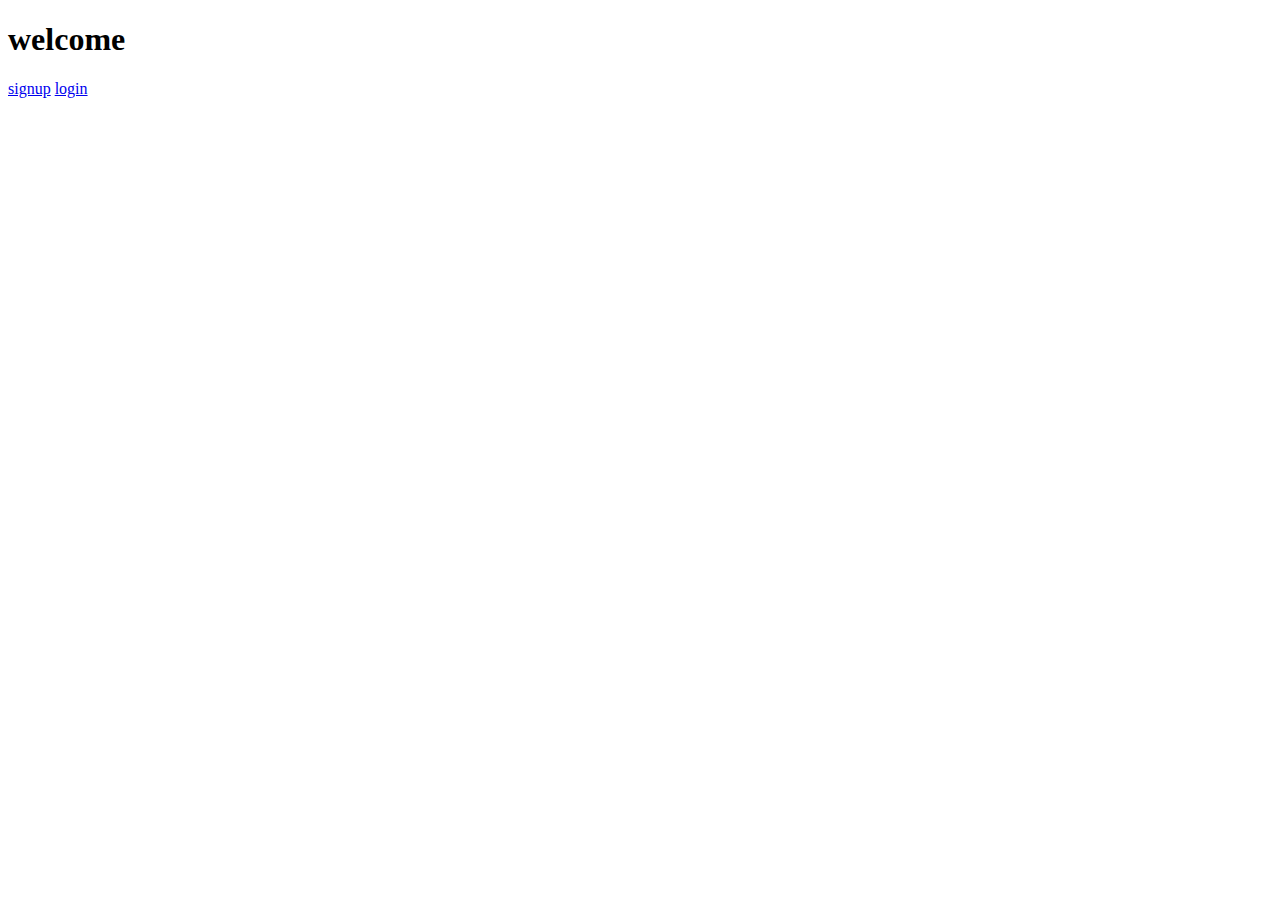
<file: coptermail/index.html>
<!DOCTYPE html>
<html lang="en">
<head>
    <meta charset="UTF-8">
    <title>coptermail</title>
</head>
<body>
    <h1>welcome</h1>
    <a href="./loginsystem/signup.html">signup</a>
    <a href="./loginsystem/login.html">login</a>
</body>
</html>
</file>
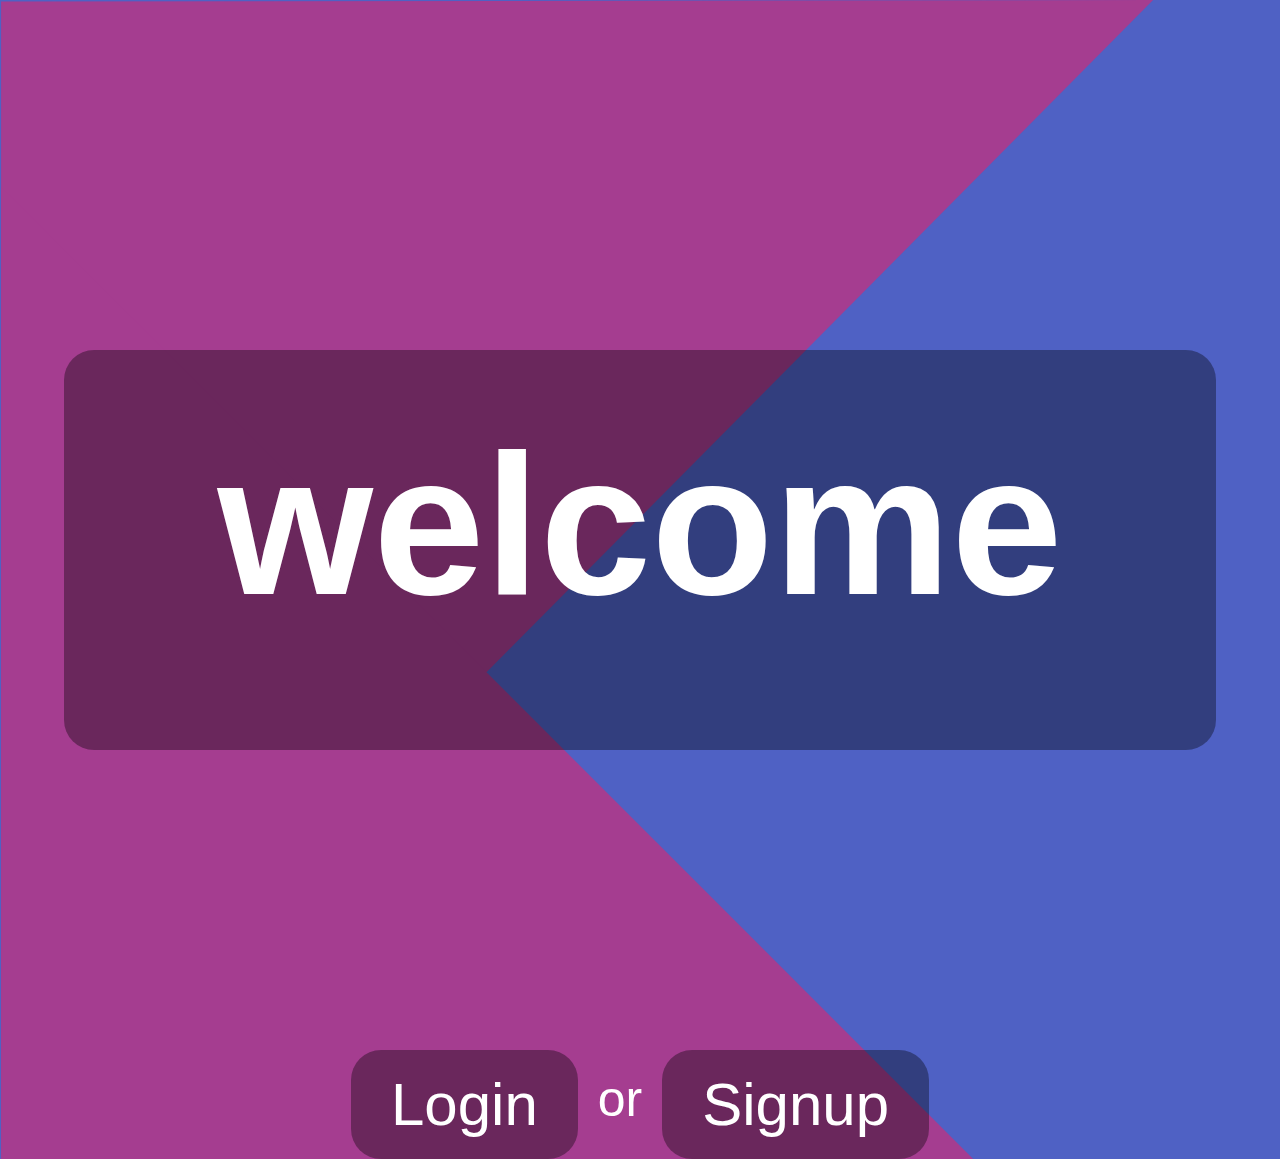
<file: coptermail.30-5-22/coptermail/index.html>
<!DOCTYPE html>
<html lang="en">
<head>
    <meta charset="UTF-8">
    <title>coptermail</title>
    <link rel="stylesheet" href="style.css">
</head>
<body>
    <div class="content-begin">
        <div class="title-begin">
            <h1>welcome</h1>
        </div>
        <div class="singuporlogin">
            <a href="./loginsystem/login.html">Login</a>
            <p>or</p>
            <a href="./loginsystem/signup.html">Signup</a>
        </div>
    </div>
</body>
</html>
</file>
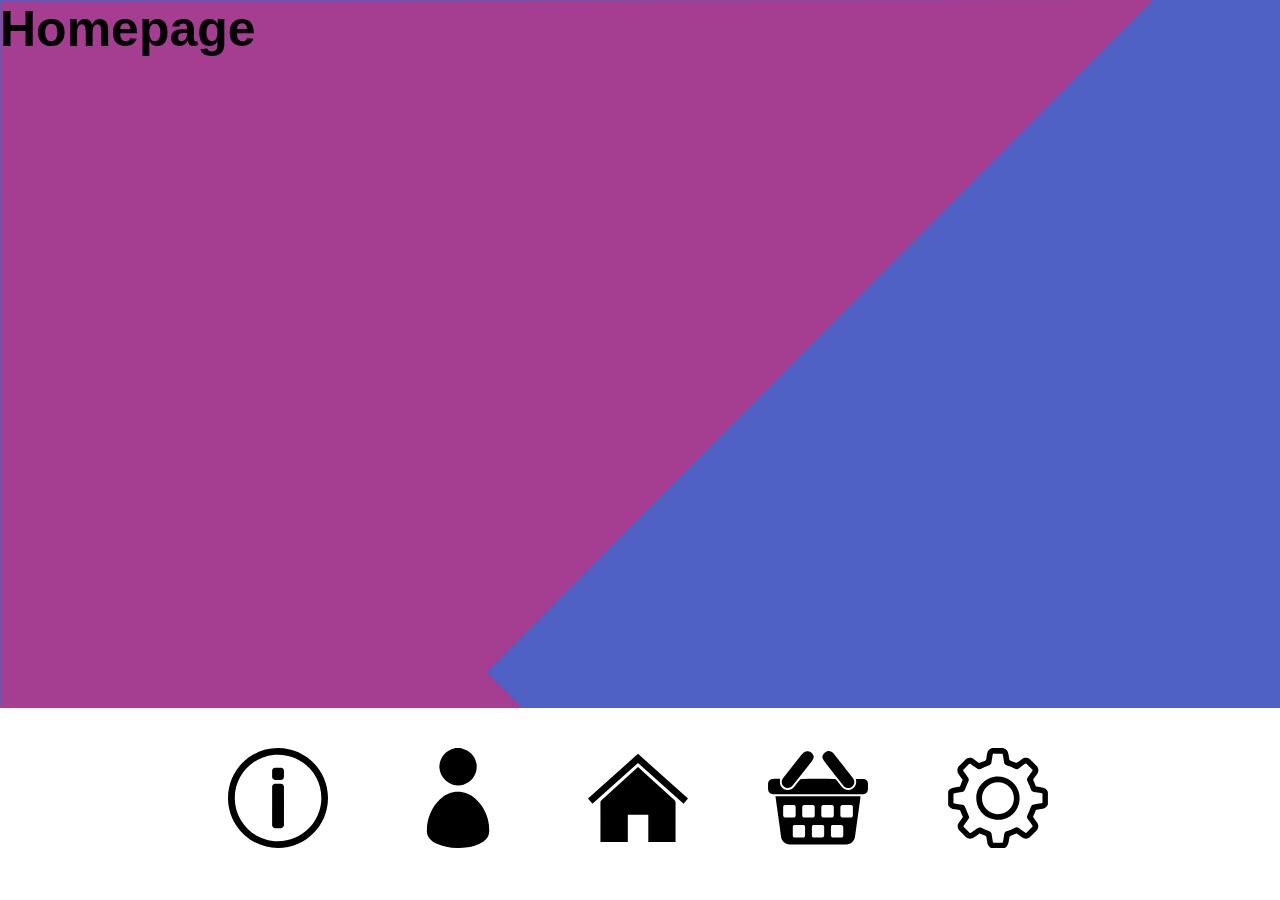
<file: coptermail.30-5-22/coptermail/home.html>
<!DOCTYPE html>
<html lang="en">
<head>
    <meta charset="UTF-8">
    <title>coptermail</title>
    <link rel="stylesheet" href="style.css">
</head>
<body>
    <h1>Homepage</h1>
    
    <div class="bottomnav">
        <nav class="navbar">
            <table>
                <ul>
                    <li><a href="#"><img src="./content/images/iconinfo.svg" alt=""></a></li>
                    <li><a href="#"><img src="./content/images/iconaccount.svg" alt=""></a></li>
                    <li><a href="#"><img src="./content/images/iconhome.svg" alt=""></a></li>
                    <li><a href="#"><img src="./content/images/iconcart.svg" alt=""></a></li>
                    <li><a href="#"><img src="./content/images/iconsettings.svg" alt=""></a></li>
                </ul>
            </table>
        </nav>
    </div>
</body>
</html>
</file>
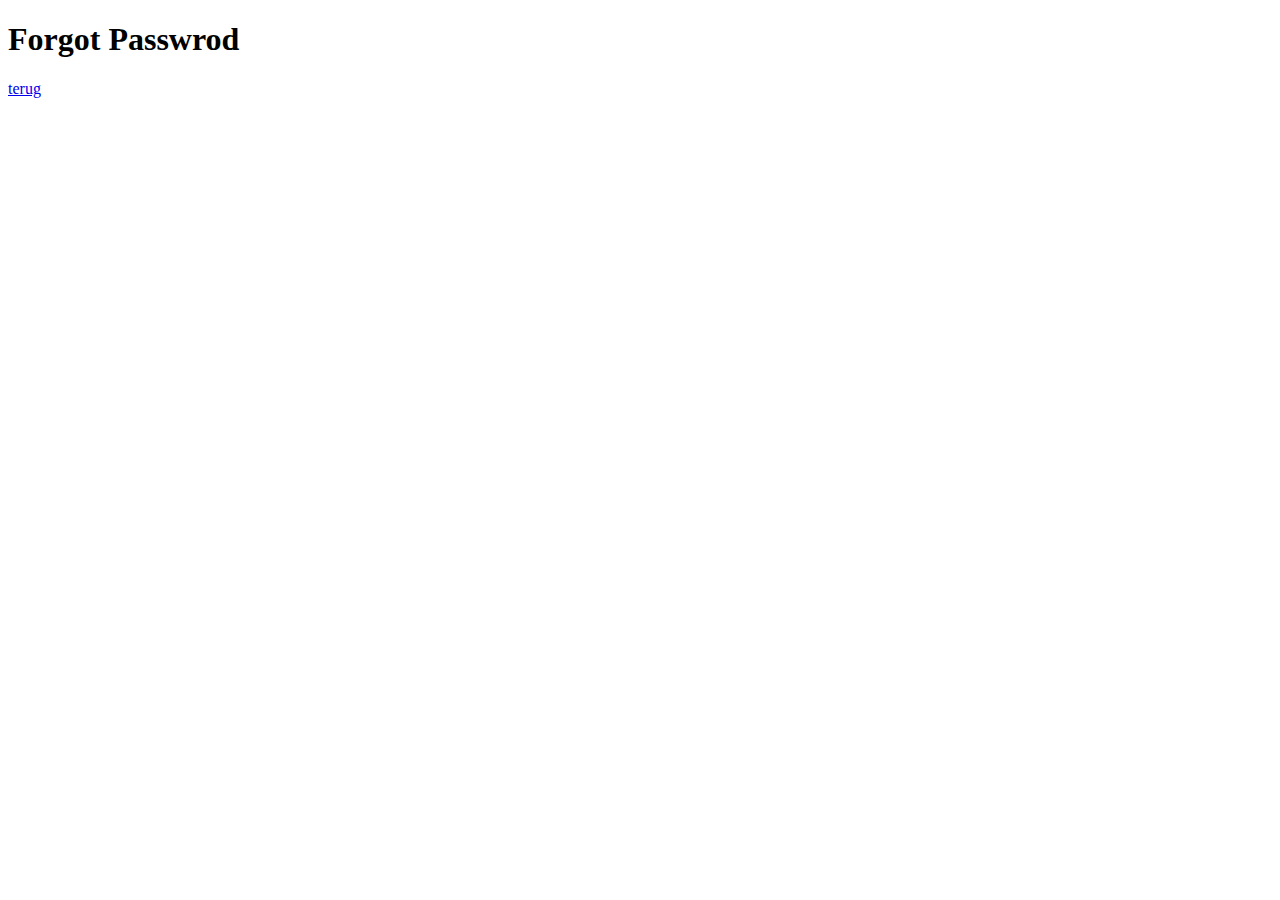
<file: coptermail/loginsystem/forgotpass.html>
<!DOCTYPE html>
<html lang="en">
<head>
    <meta charset="UTF-8">
    <title>coptermail</title>
</head>
<body>
    <h1>Forgot Passwrod</h1>
    <a href="login.html">terug</a>
</body>
</html>
</file>
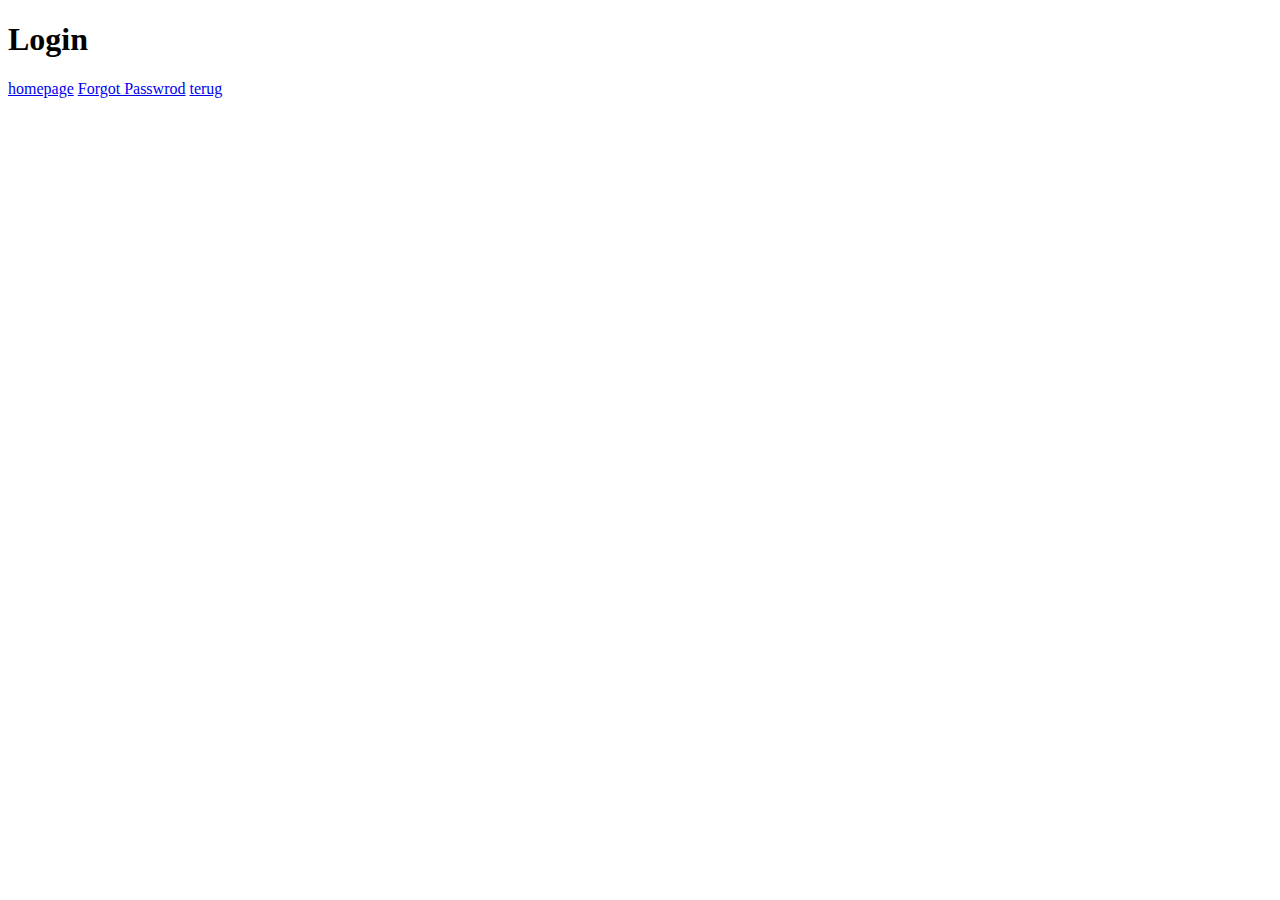
<file: coptermail/loginsystem/login.html>
<!DOCTYPE html>
<html lang="en">
<head>
    <meta charset="UTF-8">
    <title>coptermail</title>
</head>
<body>
    <h1>Login</h1>
    <a href="../home.html">homepage</a>
    <a href="forgotpass.html">Forgot Passwrod</a>
    <a href="../index.html">terug</a>
</body>
</html>
</file>
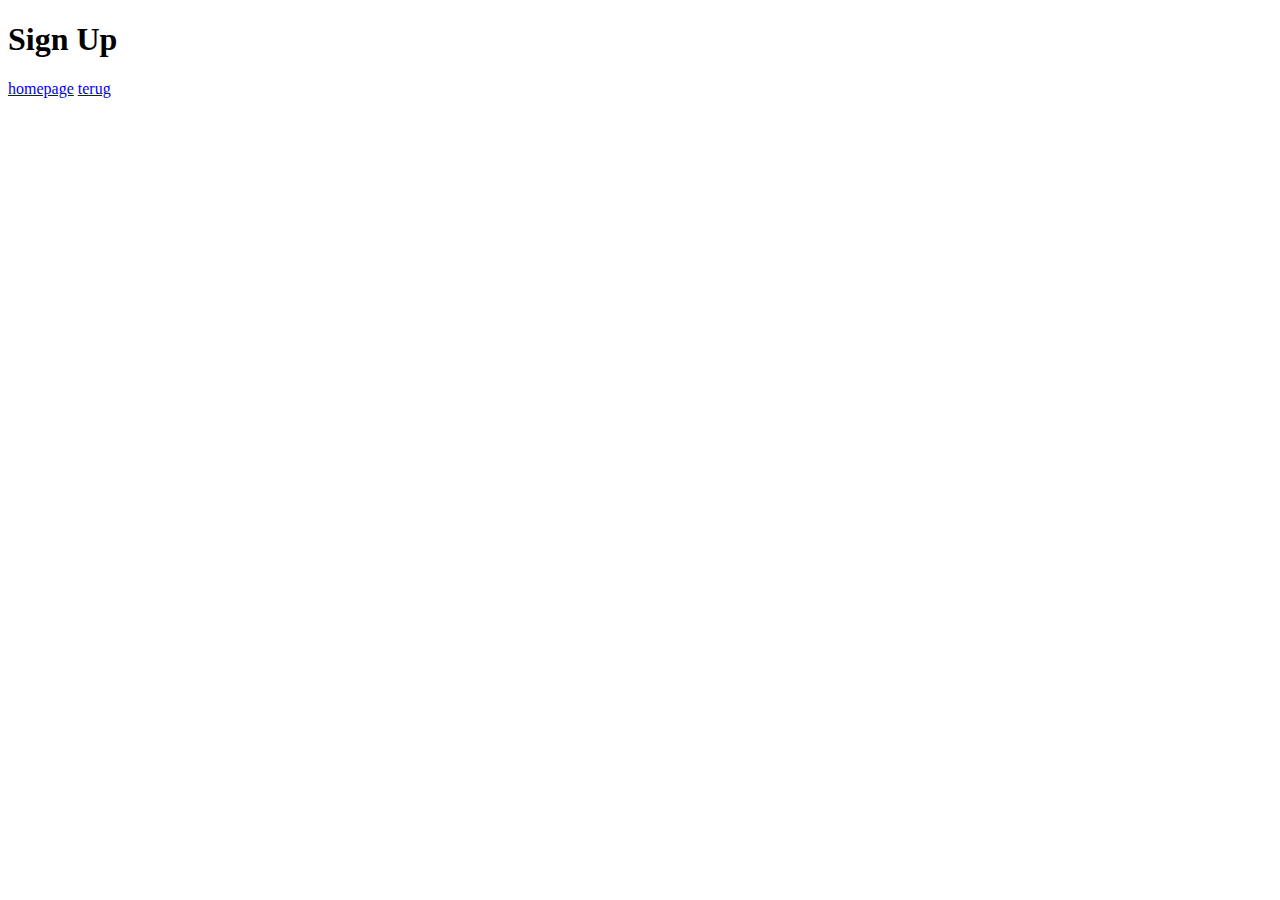
<file: coptermail/loginsystem/signup.html>
<!DOCTYPE html>
<html lang="en">
<head>
    <meta charset="UTF-8">
    <title>coptermail</title>
</head>
<body>
    <h1>Sign Up</h1>
    <a href="../home.html">homepage</a>
    <a href="../index.html">terug</a>
</body>
</html>
</file>
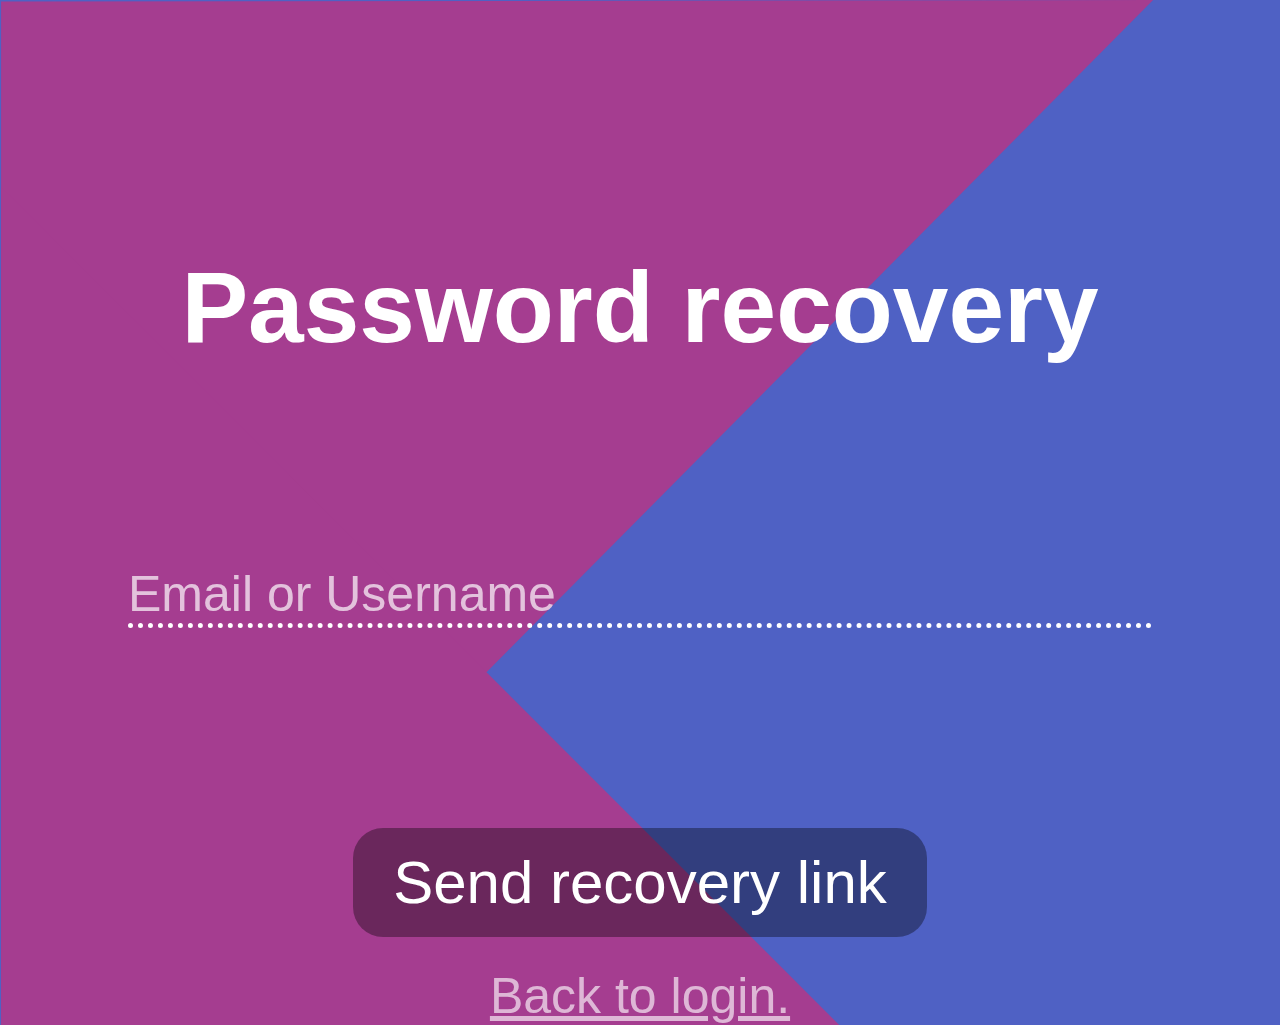
<file: coptermail.30-5-22/coptermail/loginsystem/forgotpass.html>
<!DOCTYPE html>
<html lang="en">
<head>
    <meta charset="UTF-8">
    <title>coptermail</title>
    <link rel="stylesheet" href="../style.css">
</head>
<body>
    <div class="contentlogin1">
        <h1>Password recovery</h1>
        <form action="../home.html" method="dialog">
            <input type="text" placeholder="Email or Username">
        </form>
        <a href="../index.html" id="login-button">Send recovery link</a>
        <a href="login.html">Back to login.</a>
    </div>
</body>
</html>
</file>
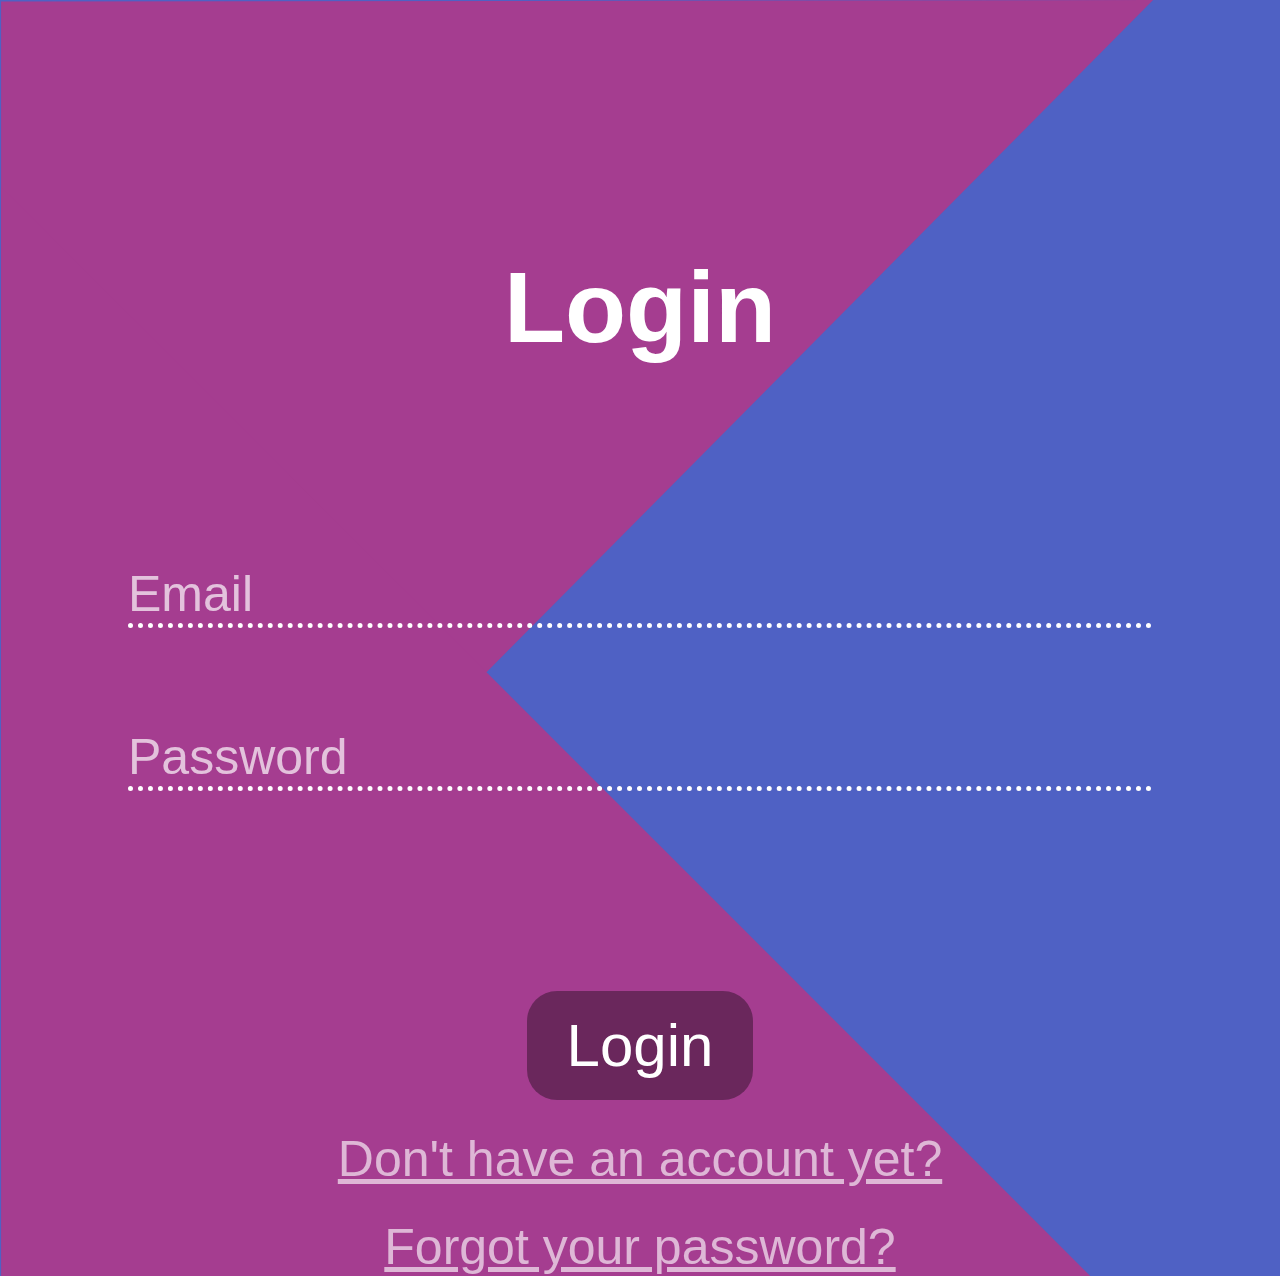
<file: coptermail.30-5-22/coptermail/loginsystem/login.html>
<!DOCTYPE html>
<html lang="en">
<head>
    <meta charset="UTF-8">
    <title>coptermail</title>
    <link rel="stylesheet" href="../style.css">
</head>
<body>
    <div class="contentlogin1">
        <h1>Login</h1>
        <form action="../home.html" method="dialog">
            <input type="text" placeholder="Email">
            <input type="password" placeholder="Password">
        </form>
        <a href="../home.html" id="login-button">Login</a>
        <a href="./signup.html">Don't have an account yet?</a>
        <a href="forgotpass.html">Forgot your password?</a>
    </div>
</body>
</html>
</file>
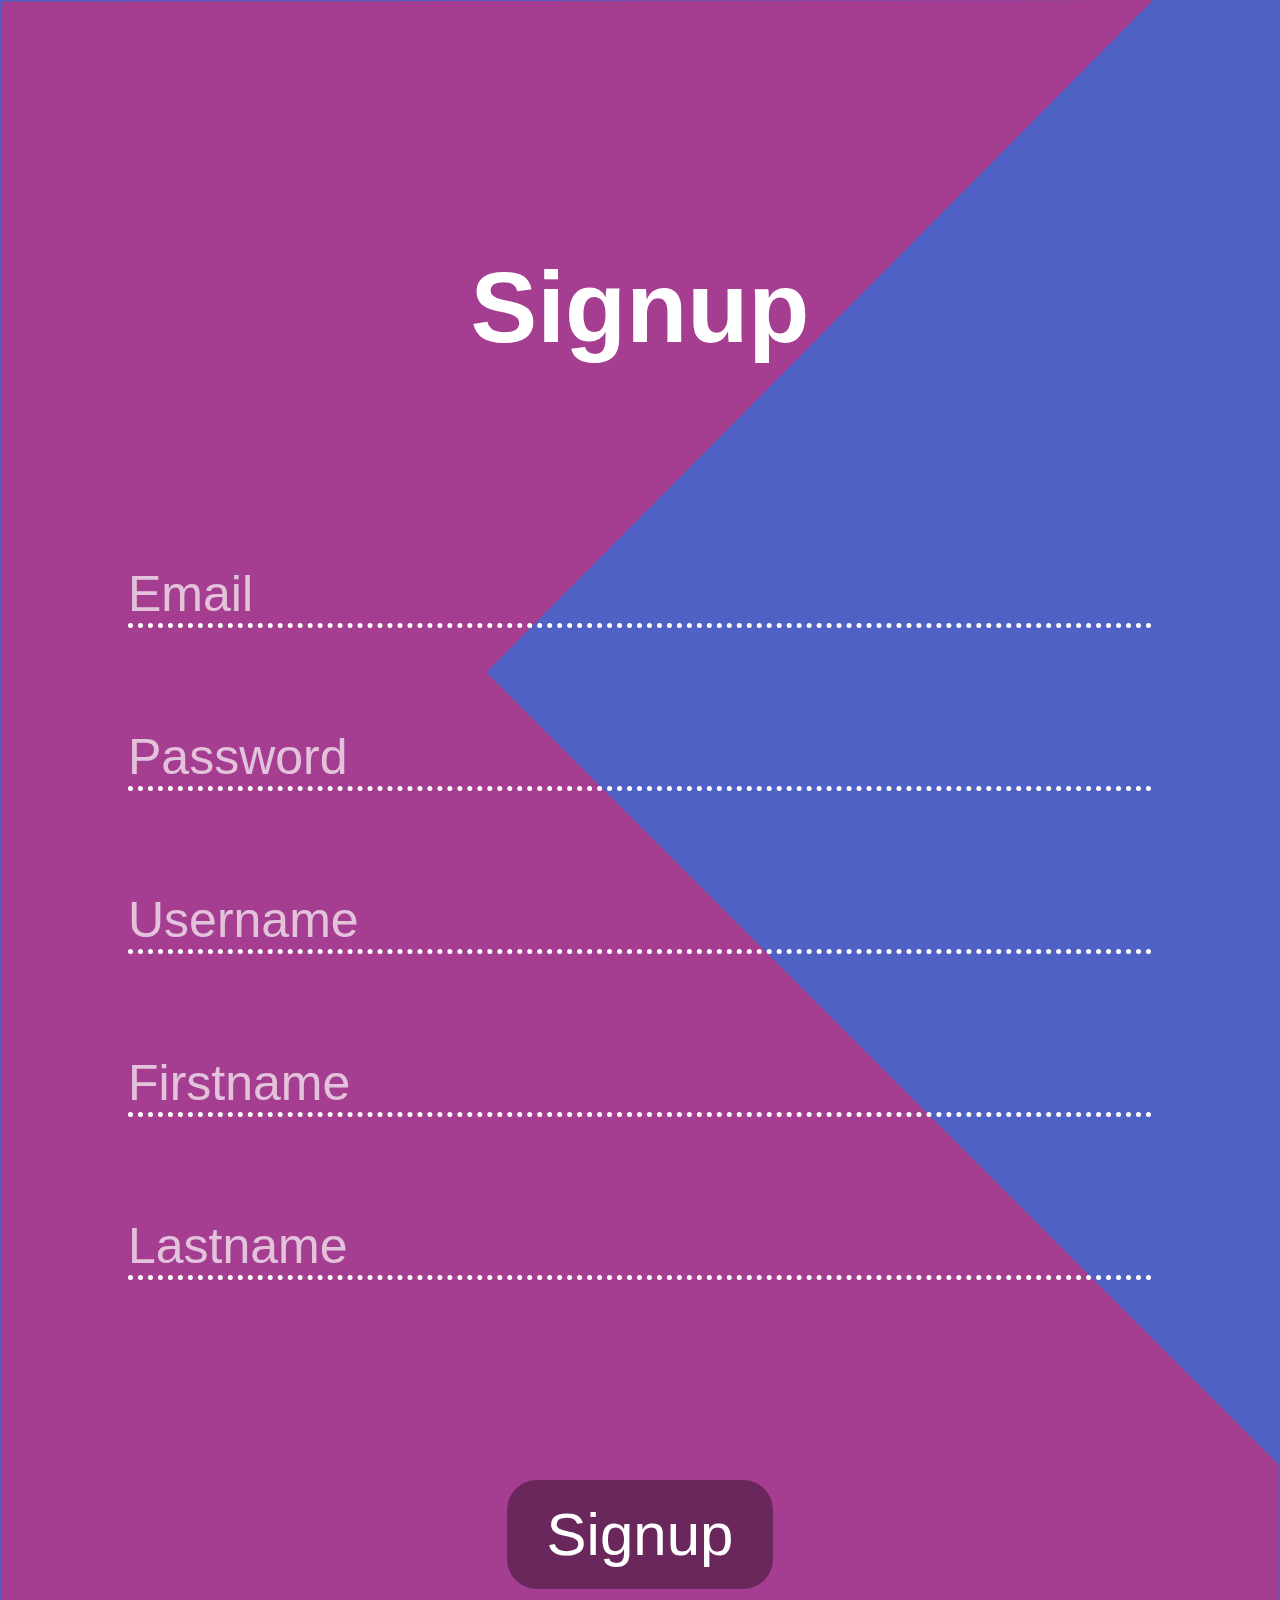
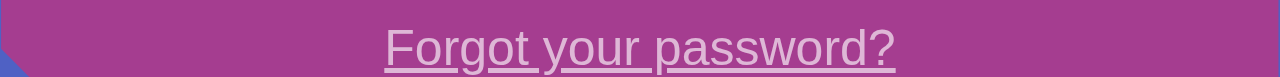
<file: coptermail.30-5-22/coptermail/loginsystem/signup.html>
<!DOCTYPE html>
<html lang="en">
<head>
    <meta charset="UTF-8">
    <title>coptermail</title>
    <link rel="stylesheet" href="../style.css">
</head>
<body>
    <div class="contentlogin1">
        <h1>Signup</h1>
        <form action="../home.html" method="dialog">
            <input type="text" placeholder="Email">
            <input type="password" placeholder="Password">
            <input type="text" placeholder="Username">
            <input type="text" placeholder="Firstname">
            <input type="text" placeholder="Lastname">
        </form>
        <a href="../home.html" id="login-button">Signup</a>
        <a href="forgotpass.html">Forgot your password?</a>
    </div>
</body>
</html>
</file>
<file: coptermail.30-5-22/coptermail/style.css>
/* GLOBAL CSS BEGIN */
* {
    margin: 0;
    padding: 0;
    font-size: 50px;
    font-family: 'Gill Sans', 'Gill Sans MT', Calibri, 'Trebuchet MS', sans-serif;
}
/* GLOBAL CSS END */

/* BACKGROUND BEGIN */
body {
    background-image: url(./content/images/background.svg);
    background-repeat: no-repeat;
    background-size: cover;
    background-color: #4F61C4;
}
/* BACKGROUND END */


/* BEGIN SCHERMEN BEGIN */
.content-begin {
    display: flex;
    align-items: center;
    flex-direction: column;
}
.title-begin {
    margin-top: 350px;
    display: flex;
    justify-content: center;
    height: 400px;
    border-radius: 30px;
    width: 90%;
    background-color: rgba(0, 0, 0, 0.358);
}
.title-begin h1 {
    font-size: 200px;
    color: white;
    margin-top: 60px;
}
.singuporlogin {
    display: flex;
    flex-direction: row;
    margin-top: 300px;
}
.singuporlogin p {
    color: white;
    padding: 20px;
}
.singuporlogin a {
    font-size: 60px;
    background-color: rgba(0, 0, 0, 0.358);
    border-radius: 30px;
    padding: 20px 40px;
    text-decoration: none;
    color: white;
}

.contentlogin1 {
    display: flex;
    flex-direction: column;
    justify-content: center;
    align-items: center;
}
.contentlogin1 h1 {
    color: white;
    font-size: 100px;
    margin-top: 250px;
    margin-bottom: 100px;
}
.contentlogin1 form {
    display: flex;
    flex-direction: column;
    width: 80%;
}
.contentlogin1 input {
    background-color: transparent;
    border: none;
    border-bottom: 5px white dotted;
    color: white;
    margin-top: 100px;
}
.contentlogin1 input::placeholder {
    color: rgba(255, 255, 255, 0.686);
}
.contentlogin1 a {
    margin-top: 30px;
    color: rgba(255, 255, 255, 0.633);
}
#login-button {
    margin-top: 200px;
    font-size: 60px;
    background-color: rgba(0, 0, 0, 0.358);
    border-radius: 30px;
    padding: 20px 40px;
    text-decoration: none;
    color: white;
}
/* BEGIN SCHERMEN END */

/* ACCOUNT PAGE BEGIN  */
.content-account {
    display: flex;
    flex-direction: column;
}
.content-row a {
    color: white;
    text-decoration: none;
}
.content-row {
    background-color: rgba(0, 0, 0, 0.158);
    height: 150px;
    margin-top: 25px;
    padding-left: 50px;
    display: flex;
    align-items: center;
}
/* ACCOUNT PAGE END  */


/* NAVBAR BEGIN */
.bottomnav {
    display: flex;
    justify-content: center;
    background-color: white;
    position: absolute;
    bottom: 0;
    width: 100%;
}
.navbar {
    display: flex;

}
.navbar img{
    width: 100px;
    padding: 40px;
}
.navbar ul {
    list-style: none;
    display: flex;
    flex-direction: row;
}

/* NAVBAR END */
</file>
